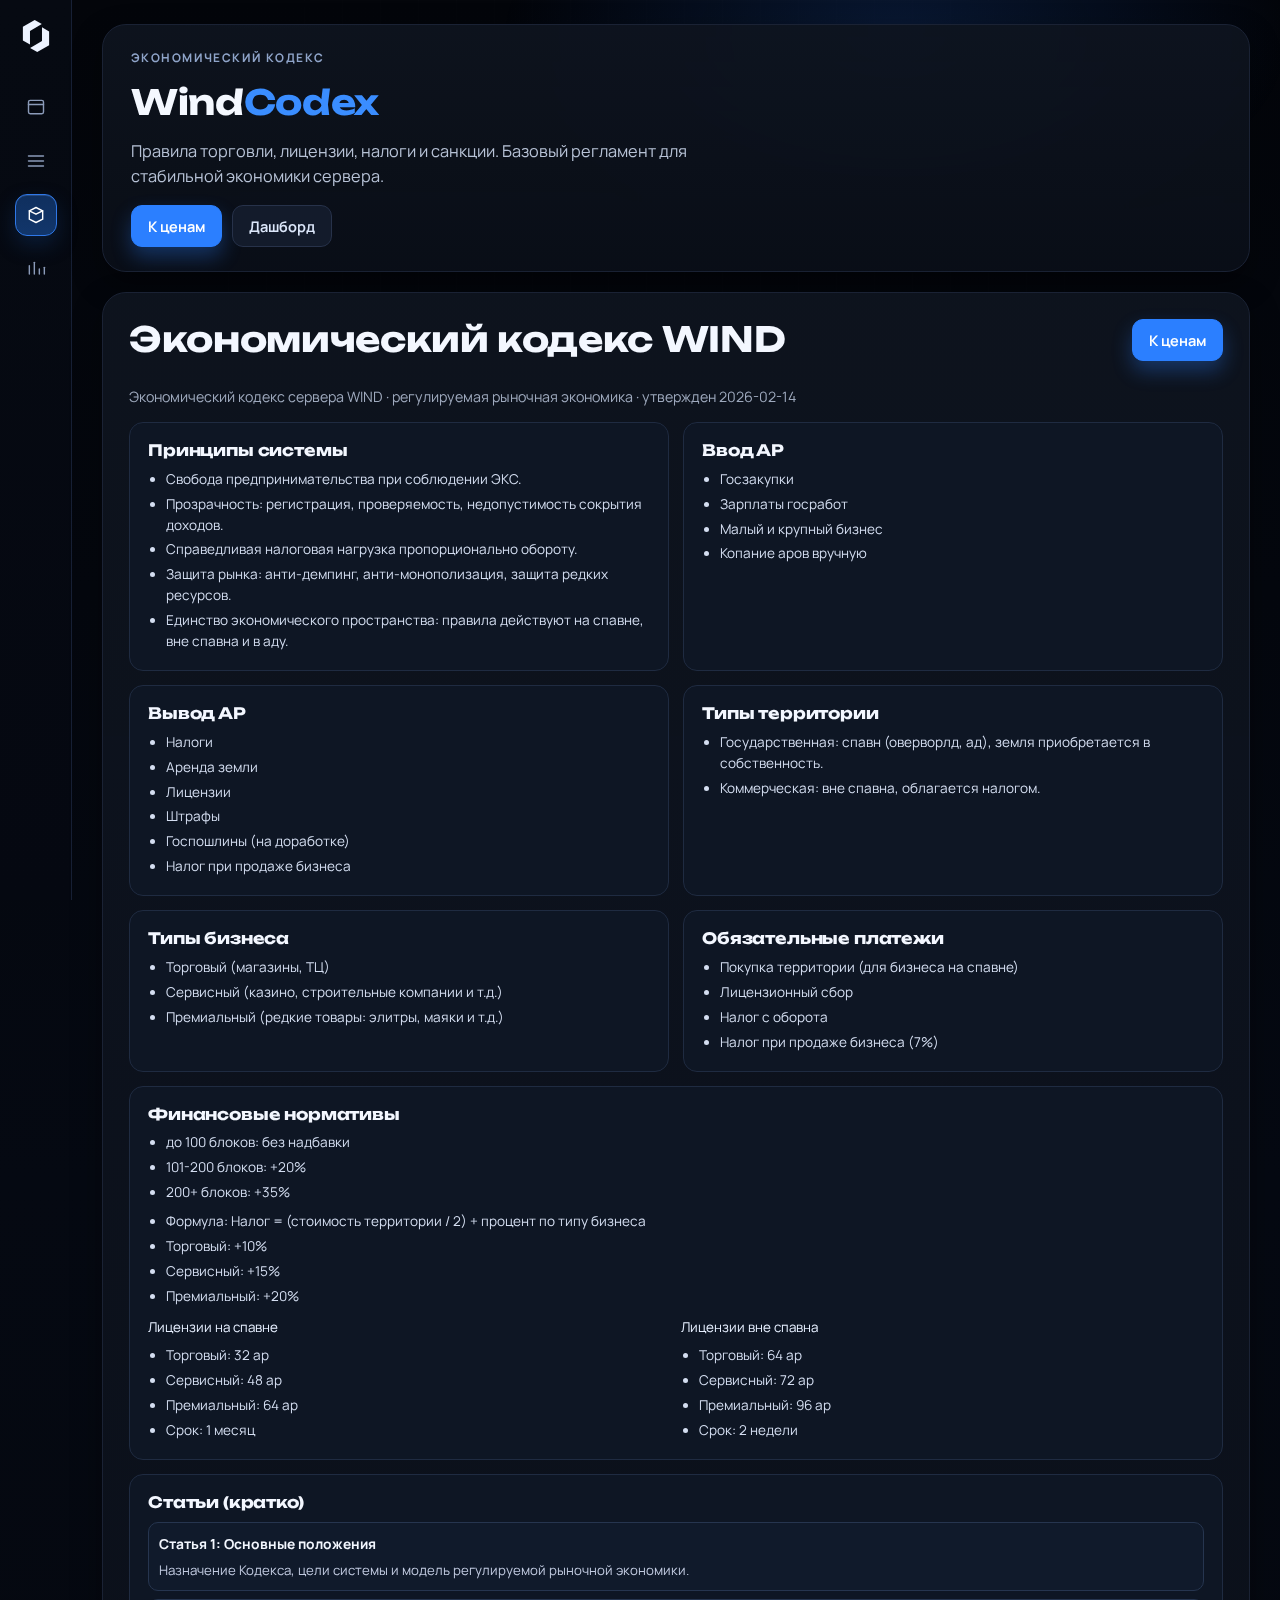
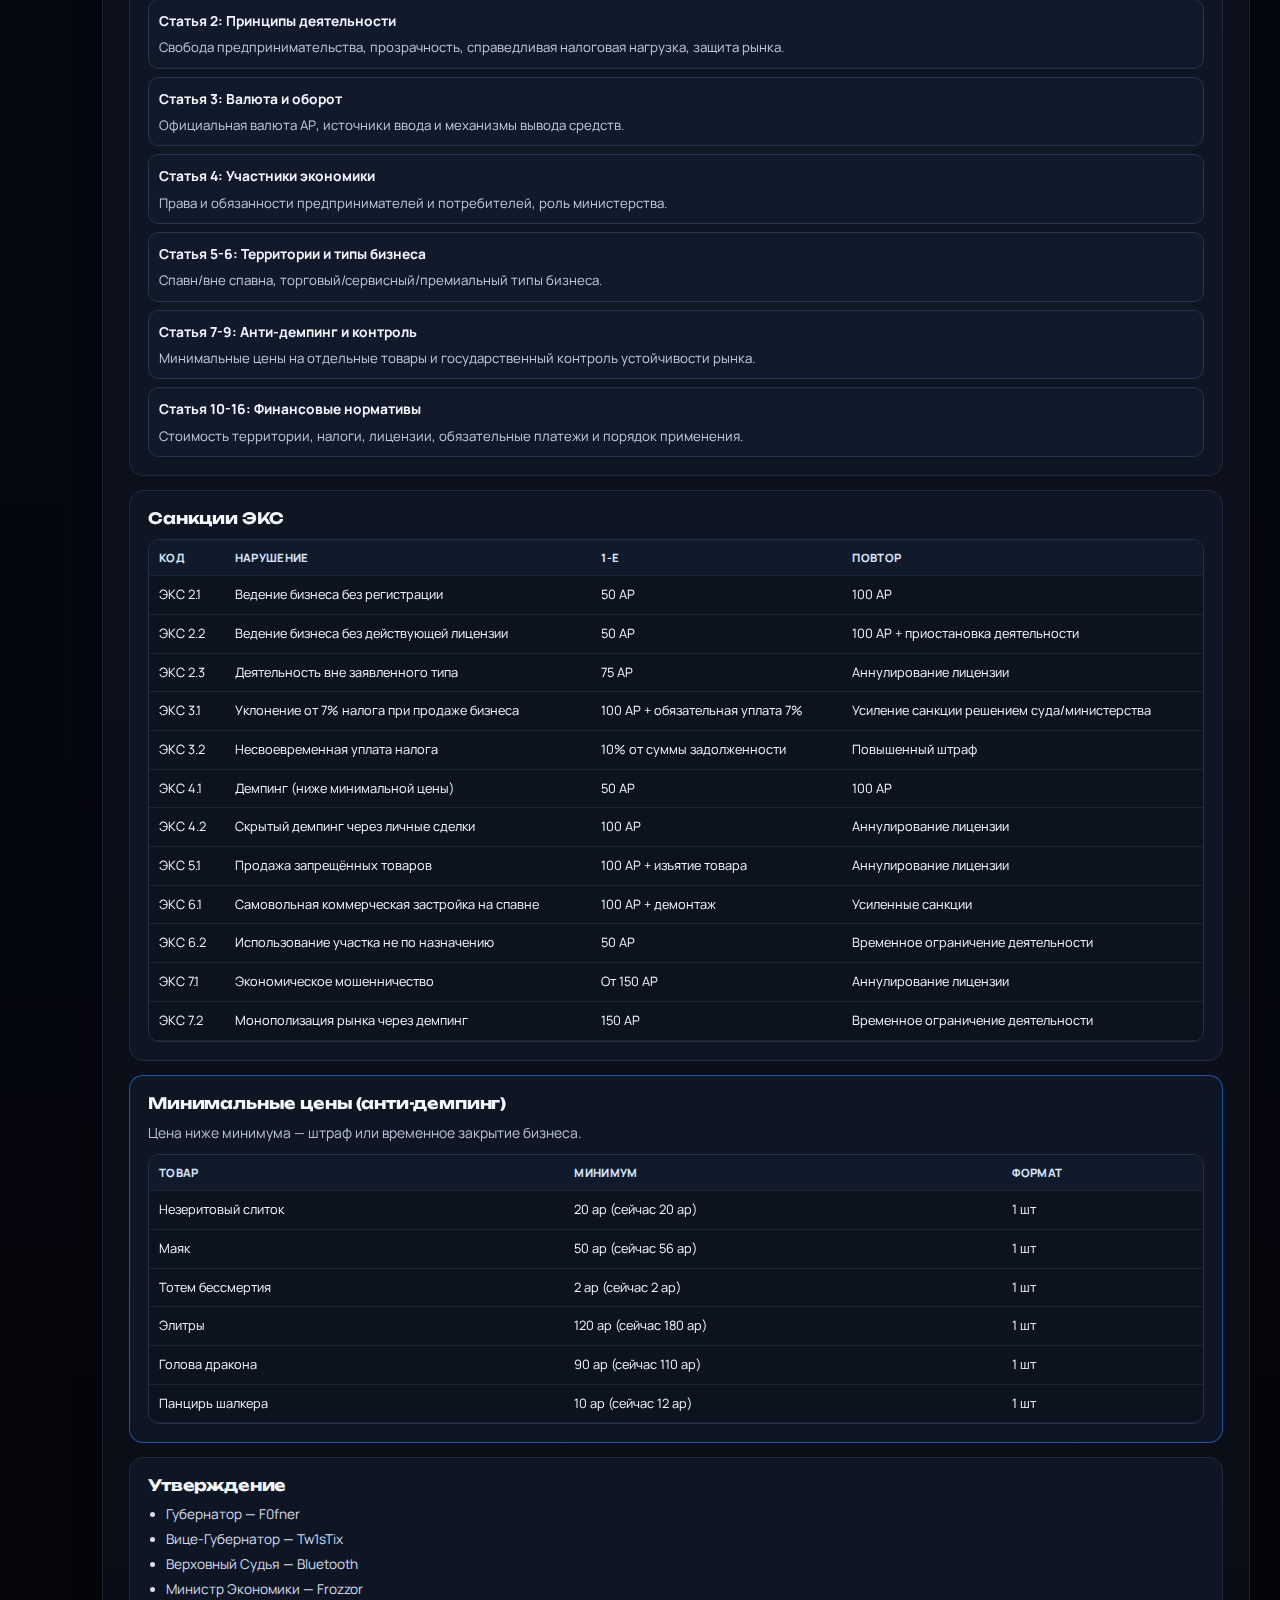
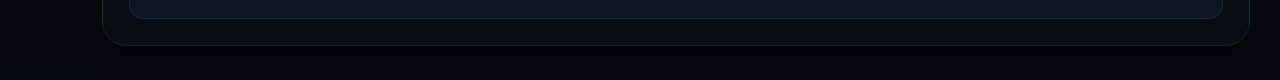
<file: codex.html>
﻿<!doctype html>
<html lang="ru">
  <head>
    <meta charset="utf-8" />
    <meta name="viewport" content="width=device-width, initial-scale=1" />
    <title>WIND Economy — Кодекс</title>
    <meta name="description" content="Экономический кодекс WIND." />
    <link rel="preconnect" href="https://fonts.googleapis.com" />
    <link rel="preconnect" href="https://fonts.gstatic.com" crossorigin />
    <link
      href="https://fonts.googleapis.com/css2?family=Manrope:wght@400;500;600;700;800&family=Unbounded:wght@500;700&display=swap"
      rel="stylesheet"
    />
    <link rel="stylesheet" href="./styles.css?v=20260219-3" />
    <script defer src="./app.js?v=20260219-3"></script>
  </head>
  <body>
    <div class="layout">
      <aside class="sidebar" aria-label="Навигация сайта">
        <a class="brand-logo" href="./dashboard.html" title="WIND Economy" aria-label="Dashboard">
          <svg viewBox="0 0 323 394" class="logo-mark" aria-hidden="true">
            <path d="M87.3754 134.668L233 50.5006L145.625 0L0.00326128 84.1661L0 252.499L87.3748 303L87.3754 134.668Z" fill="currentColor" />
            <path d="M323 140.667L323 309.558L176.75 394L89 343.333L235.25 258.887L235.25 90L323 140.667Z" fill="currentColor" />
          </svg>
        </a>

        <nav class="nav-main" aria-label="Основная навигация">
          <a class="icon-link" href="./dashboard.html" title="Dashboard" aria-label="Dashboard">
            <svg viewBox="0 0 24 24" aria-hidden="true">
              <rect x="3" y="4" width="18" height="16" rx="2" />
              <path d="M3 9h18" />
            </svg>
          </a>
          <a class="icon-link" href="./prices.html" title="Цены" aria-label="Цены">
            <svg viewBox="0 0 24 24" aria-hidden="true">
              <path d="M3 6h18" />
              <path d="M3 12h18" />
              <path d="M3 18h18" />
            </svg>
          </a>
          <a class="icon-link active" href="./codex.html" title="Кодекс" aria-label="Кодекс">
            <svg viewBox="0 0 24 24" aria-hidden="true">
              <path d="M12 3L4 7v10l8 4 8-4V7z" />
              <path d="M4 7l8 4 8-4" />
            </svg>
          </a>
          <a class="icon-link" href="./prices.html" title="Рынок" aria-label="Рынок">
            <svg viewBox="0 0 24 24" aria-hidden="true">
              <path d="M4 18V8" />
              <path d="M10 18V4" />
              <path d="M16 18v-6" />
              <path d="M22 18V10" />
            </svg>
          </a>
        </nav>
      </aside>

      <main class="content">
        <section class="panel hero-panel hero-panel-compact">
          <div class="hero-grid">
            <div class="hero-copy">
              <p class="eyebrow">ЭКОНОМИЧЕСКИЙ КОДЕКС</p>
              <h1>
                <span class="text-plain">Wind</span><span class="text-accent">Codex</span>
              </h1>
              <p class="hero-description">
                Правила торговли, лицензии, налоги и санкции. Базовый регламент для стабильной
                экономики сервера.
              </p>
              <div class="hero-actions">
                <a class="primary-btn" href="./prices.html">К ценам</a>
                <a class="secondary-btn" href="./dashboard.html">Дашборд</a>
              </div>
            </div>
          </div>
        </section>

        <section class="panel codex-main">
          <div class="panel-head">
            <h1>Экономический кодекс WIND</h1>
            <a class="primary-btn" href="./prices.html">К ценам</a>
          </div>
          <p class="panel-note" id="codexMeta">Загрузка...</p>

          <div class="codex-grid">
            <article class="mini-card">
              <h3>Принципы системы</h3>
              <ul id="principlesList"></ul>
            </article>

            <article class="mini-card">
              <h3>Ввод АР</h3>
              <ul id="moneyInList"></ul>
            </article>

            <article class="mini-card">
              <h3>Вывод АР</h3>
              <ul id="moneyOutList"></ul>
            </article>

            <article class="mini-card">
              <h3>Типы территории</h3>
              <ul id="landTypesList"></ul>
            </article>

            <article class="mini-card">
              <h3>Типы бизнеса</h3>
              <ul id="businessTypesList"></ul>
            </article>

            <article class="mini-card">
              <h3>Обязательные платежи</h3>
              <ul id="mandatoryPaymentsList"></ul>
            </article>

            <article class="mini-card wide">
              <h3>Финансовые нормативы</h3>
              <ul id="sizeCoefficientsList"></ul>
              <ul id="turnoverTaxList"></ul>
              <div class="split-lists">
                <div>
                  <p>Лицензии на спавне</p>
                  <ul id="licenseSpawnList"></ul>
                </div>
                <div>
                  <p>Лицензии вне спавна</p>
                  <ul id="licenseOutsideList"></ul>
                </div>
              </div>
            </article>

            <article class="mini-card wide">
              <h3>Статьи (кратко)</h3>
              <div id="codeArticles" class="article-list"></div>
            </article>

            <article class="mini-card wide">
              <h3>Санкции ЭКС</h3>
              <div class="mini-table-wrap">
                <table class="mini-table sanctions">
                  <thead>
                    <tr>
                      <th>Код</th>
                      <th>Нарушение</th>
                      <th>1-е</th>
                      <th>Повтор</th>
                    </tr>
                  </thead>
                  <tbody id="sanctionsTableBody">
                    <tr>
                      <td colspan="4">Загрузка...</td>
                    </tr>
                  </tbody>
                </table>
              </div>
            </article>

            <article class="mini-card wide anti-card">
              <h3>Минимальные цены (анти-демпинг)</h3>
              <p id="antiRuleText">Загрузка...</p>
              <div class="mini-table-wrap">
                <table class="mini-table">
                  <thead>
                    <tr>
                      <th>Товар</th>
                      <th>Минимум</th>
                      <th>Формат</th>
                    </tr>
                  </thead>
                  <tbody id="antiDumpTableBody">
                    <tr>
                      <td colspan="3">Загрузка...</td>
                    </tr>
                  </tbody>
                </table>
              </div>
            </article>

            <article class="mini-card wide">
              <h3>Утверждение</h3>
              <ul id="officialsList"></ul>
            </article>
          </div>
        </section>
      </main>
    </div>
  </body>
</html>
</file>
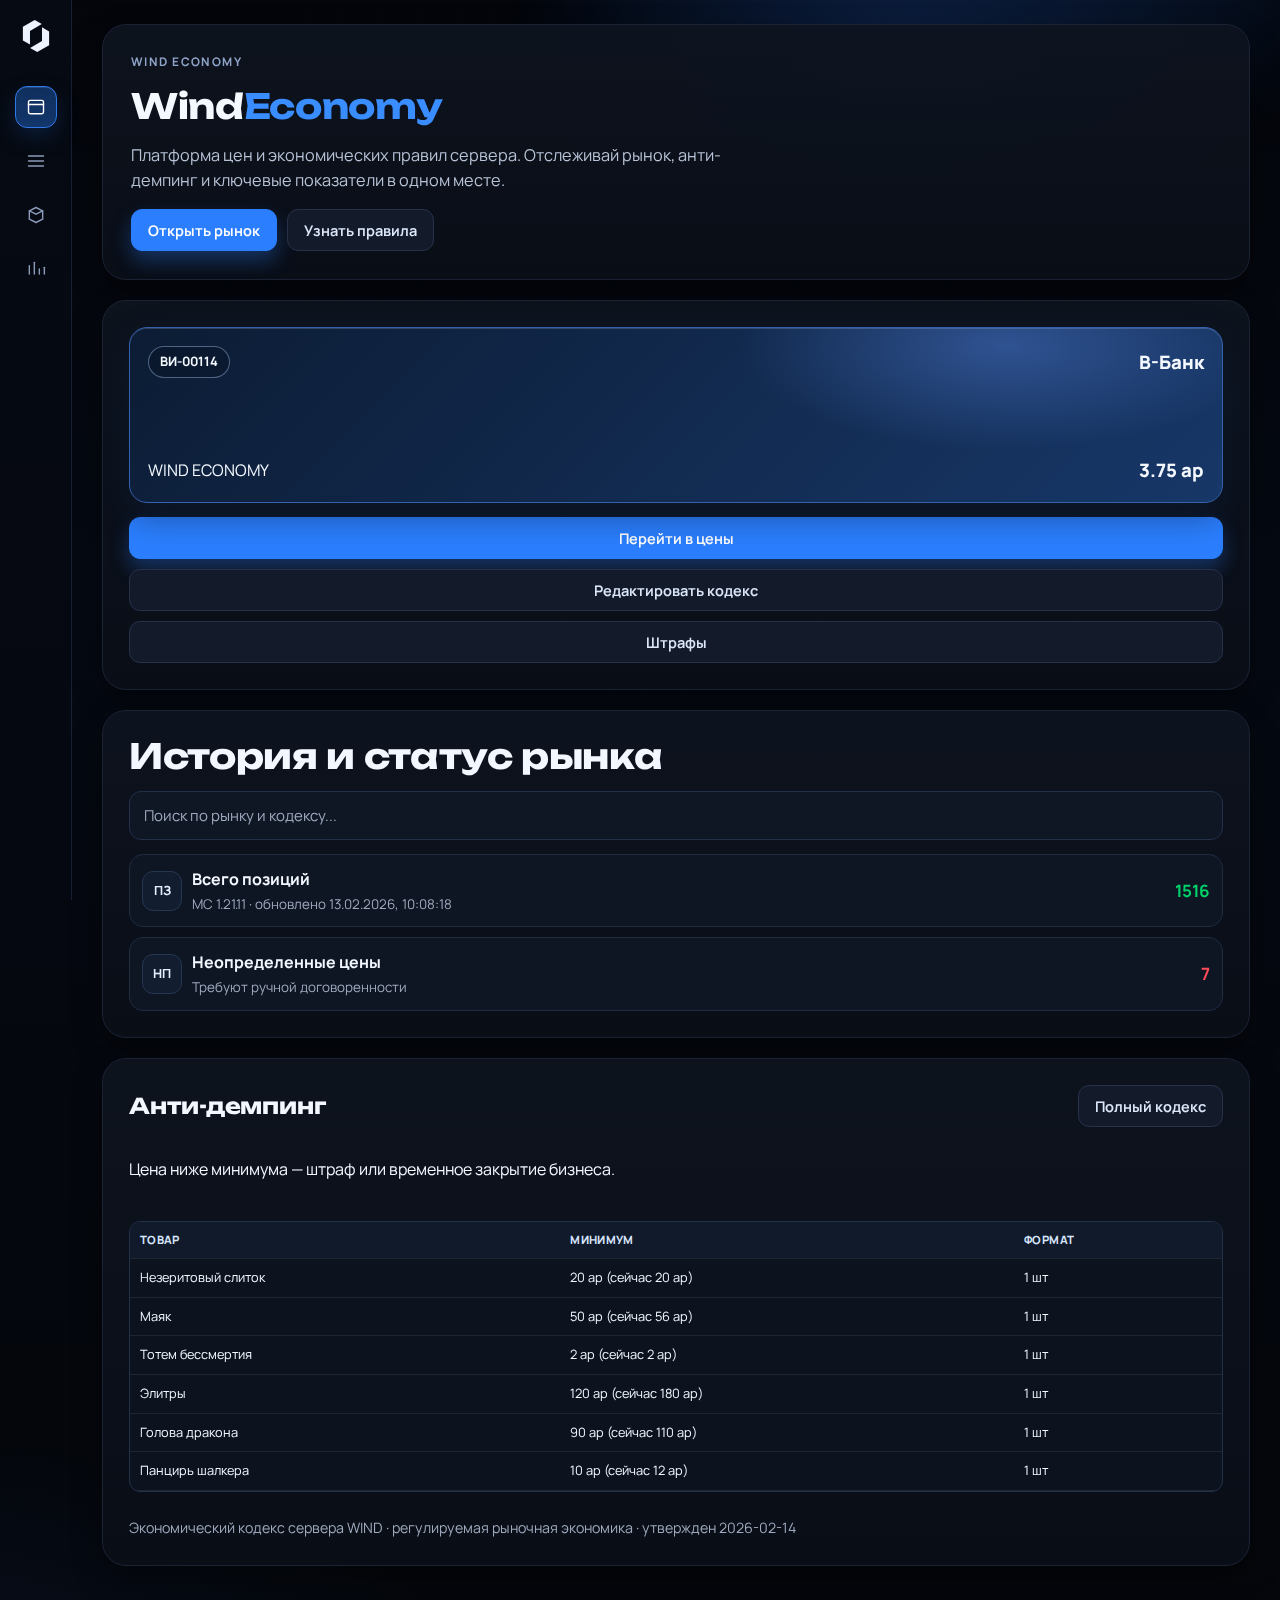
<file: dashboard.html>
﻿<!doctype html>
<html lang="ru">
  <head>
    <meta charset="utf-8" />
    <meta name="viewport" content="width=device-width, initial-scale=1" />
    <title>WIND Economy — Dashboard</title>
    <meta name="description" content="Панель экономики WIND." />
    <link rel="preconnect" href="https://fonts.googleapis.com" />
    <link rel="preconnect" href="https://fonts.gstatic.com" crossorigin />
    <link
      href="https://fonts.googleapis.com/css2?family=Manrope:wght@400;500;600;700;800&family=Unbounded:wght@500;700&display=swap"
      rel="stylesheet"
    />
    <link rel="stylesheet" href="./styles.css?v=20260219-3" />
    <script defer src="./app.js?v=20260219-3"></script>
  </head>
  <body>
    <div class="layout">
      <aside class="sidebar" aria-label="Навигация сайта">
        <a class="brand-logo" href="./dashboard.html" title="WIND Economy" aria-label="Dashboard">
          <svg viewBox="0 0 323 394" class="logo-mark" aria-hidden="true">
            <path d="M87.3754 134.668L233 50.5006L145.625 0L0.00326128 84.1661L0 252.499L87.3748 303L87.3754 134.668Z" fill="currentColor" />
            <path d="M323 140.667L323 309.558L176.75 394L89 343.333L235.25 258.887L235.25 90L323 140.667Z" fill="currentColor" />
          </svg>
        </a>

        <nav class="nav-main" aria-label="Основная навигация">
          <a class="icon-link active" href="./dashboard.html" title="Dashboard" aria-label="Dashboard">
            <svg viewBox="0 0 24 24" aria-hidden="true">
              <rect x="3" y="4" width="18" height="16" rx="2" />
              <path d="M3 9h18" />
            </svg>
          </a>
          <a class="icon-link" href="./prices.html" title="Цены" aria-label="Цены">
            <svg viewBox="0 0 24 24" aria-hidden="true">
              <path d="M3 6h18" />
              <path d="M3 12h18" />
              <path d="M3 18h18" />
            </svg>
          </a>
          <a class="icon-link" href="./codex.html" title="Кодекс" aria-label="Кодекс">
            <svg viewBox="0 0 24 24" aria-hidden="true">
              <path d="M12 3L4 7v10l8 4 8-4V7z" />
              <path d="M4 7l8 4 8-4" />
            </svg>
          </a>
          <a class="icon-link" href="./prices.html" title="Рынок" aria-label="Рынок">
            <svg viewBox="0 0 24 24" aria-hidden="true">
              <path d="M4 18V8" />
              <path d="M10 18V4" />
              <path d="M16 18v-6" />
              <path d="M22 18V10" />
            </svg>
          </a>
        </nav>
      </aside>

      <main class="content">
        <section class="panel hero-panel">
          <div class="hero-grid">
            <div class="hero-copy">
              <p class="eyebrow">WIND ECONOMY</p>
              <h1>
                <span class="text-plain">Wind</span><span class="text-accent">Economy</span>
              </h1>
              <p class="hero-description">
                Платформа цен и экономических правил сервера. Отслеживай рынок, анти-демпинг и
                ключевые показатели в одном месте.
              </p>
              <div class="hero-actions">
                <a class="primary-btn" href="./prices.html">Открыть рынок</a>
                <a class="secondary-btn" href="./codex.html">Узнать правила</a>
              </div>
            </div>
          </div>
        </section>

        <section class="dashboard-grid">
          <article class="panel wallet-panel">
            <div class="bank-card">
              <div class="bank-top">
                <span class="chip">ВИ-00114</span>
                <strong>В-Банк</strong>
              </div>
              <div class="bank-bottom">
                <span>WIND ECONOMY</span>
                <strong id="avgPrice">...</strong>
              </div>
            </div>

            <div class="wallet-actions">
              <a class="primary-btn" href="./prices.html">Перейти в цены</a>
              <a class="secondary-btn" href="./codex.html">Редактировать кодекс</a>
              <button type="button" class="secondary-btn quick-btn" data-link="./codex.html">Штрафы</button>
            </div>
          </article>

          <article class="panel history-panel">
            <h1>История и статус рынка</h1>
            <div class="search-lite">Поиск по рынку и кодексу...</div>

            <div class="history-list">
              <article class="history-item">
                <div class="history-left">
                  <div class="avatar">ПЗ</div>
                  <div>
                    <strong>Всего позиций</strong>
                    <p id="metaInfo">Загрузка...</p>
                  </div>
                </div>
                <div class="delta positive" id="totalItems">...</div>
              </article>

              <article class="history-item">
                <div class="history-left">
                  <div class="avatar">НП</div>
                  <div>
                    <strong>Неопределенные цены</strong>
                    <p>Требуют ручной договоренности</p>
                  </div>
                </div>
                <div class="delta negative" id="unknownCount">...</div>
              </article>
            </div>
          </article>
        </section>

        <section class="panel preview-panel">
          <div class="panel-head">
            <h2>Анти-демпинг</h2>
            <a class="ghost-link" href="./codex.html">Полный кодекс</a>
          </div>
          <p id="antiRuleText">Загрузка...</p>
          <div class="mini-table-wrap">
            <table class="mini-table">
              <thead>
                <tr>
                  <th>Товар</th>
                  <th>Минимум</th>
                  <th>Формат</th>
                </tr>
              </thead>
              <tbody id="antiDumpTableBody">
                <tr>
                  <td colspan="3">Загрузка...</td>
                </tr>
              </tbody>
            </table>
          </div>
          <p class="panel-note" id="codexMeta">Загрузка кодекса...</p>
        </section>
      </main>
    </div>
  </body>
</html>
</file>
<file: styles.css>
﻿:root {
  --bg: #04060b;
  --bg-soft: #080c14;
  --panel: #0d121c;
  --panel-2: #121929;
  --panel-3: #0f1522;
  --line: #1a2234;
  --line-strong: #27324b;
  --text: #f3f7ff;
  --muted: #9ea9bd;
  --muted-2: #b7c2d6;
  --accent: #2b7fff;
  --accent-2: #1a56bf;
  --good: #00d26a;
  --danger: #ff4b57;
  --warn: #ffd13d;
  --radius-xxl: 24px;
  --radius-xl: 20px;
  --radius-lg: 16px;
  --radius-md: 12px;
  --radius-sm: 10px;
  --shadow-lg: 0 26px 54px rgba(0, 0, 0, 0.52);
  --shadow-md: 0 12px 30px rgba(0, 0, 0, 0.36);
}

* {
  box-sizing: border-box;
}

html,
body {
  margin: 0;
  min-height: 100%;
}

body {
  font-family: "Manrope", "Segoe UI", system-ui, sans-serif;
  color: var(--text);
  background:
    radial-gradient(1000px 520px at 82% -12%, rgba(43, 127, 255, 0.16), transparent 64%),
    radial-gradient(900px 450px at -8% 108%, rgba(43, 127, 255, 0.08), transparent 66%),
    linear-gradient(180deg, #03050a 0%, #050912 36%, #04060b 100%);
  line-height: 1.54;
}

body::before,
body::after {
  content: "";
  position: fixed;
  pointer-events: none;
  inset: 0;
}

body::before {
  background-image: linear-gradient(rgba(255, 255, 255, 0.008) 1px, transparent 1px),
    linear-gradient(90deg, rgba(255, 255, 255, 0.008) 1px, transparent 1px);
  background-size: 38px 38px;
  mask-image: radial-gradient(circle at 50% 30%, #000 34%, transparent 88%);
}

body::after {
  background: radial-gradient(580px 300px at 70% 4%, rgba(32, 98, 214, 0.2), transparent 68%);
}

a {
  color: inherit;
  text-decoration: none;
}

button,
input,
select {
  font: inherit;
  color: inherit;
}

.layout {
  position: relative;
  z-index: 1;
  width: 100%;
  margin: 0;
  padding: 0;
  min-height: 100vh;
  display: grid;
  grid-template-columns: 72px minmax(0, 1fr);
  gap: 0;
}

.sidebar {
  position: sticky;
  top: 0;
  align-self: start;
  height: 100vh;
  border: 0;
  border-right: 1px solid #172035;
  border-radius: 0;
  background: linear-gradient(180deg, #060a12 0%, #050811 100%);
  box-shadow: none;
  padding: 12px 8px;
  display: flex;
  flex-direction: column;
  align-items: center;
  gap: 8px;
}

.brand-logo {
  width: 48px;
  height: 48px;
  border-radius: 12px;
  border: 1px solid transparent;
  background: transparent;
  color: #edf3ff;
  display: grid;
  place-items: center;
  transition: 0.2s ease;
}

.brand-logo:hover {
  border-color: #1f2b44;
  background: #0b111d;
}

.logo-mark {
  width: 32px;
  height: 32px;
}

.nav-main {
  width: 100%;
  display: grid;
  justify-items: center;
  gap: 12px;
  margin-top: 18px;
}

.icon-link {
  width: 42px;
  height: 42px;
  border-radius: 12px;
  border: 1px solid transparent;
  color: #8b9bb9;
  background: transparent;
  display: grid;
  place-items: center;
  transition: all 0.22s ease;
}

.icon-link svg {
  width: 20px;
  height: 20px;
  fill: none;
  stroke: currentColor;
  stroke-linecap: round;
  stroke-linejoin: round;
  stroke-width: 1.7;
}

.icon-link:hover {
  color: #e8f0ff;
  border-color: #1f2c47;
  background: #0d1525;
}

.icon-link.active {
  color: #ffffff;
  border-color: #2f78e8;
  background: linear-gradient(180deg, #0f2f5e 0%, #12366b 100%);
  box-shadow: inset 0 1px 0 rgba(130, 181, 255, 0.2), 0 9px 20px rgba(17, 52, 105, 0.42);
}

.content {
  display: grid;
  align-content: start;
  gap: 20px;
  padding: 24px 30px 34px;
  width: min(1580px, 100%);
  margin-inline: auto;
}

.panel {
  position: relative;
  border: 1px solid var(--line);
  border-radius: var(--radius-xxl);
  background: linear-gradient(180deg, rgba(14, 20, 31, 0.94) 0%, rgba(10, 15, 24, 0.9) 100%);
  box-shadow: var(--shadow-md);
  backdrop-filter: blur(10px);
  padding: 26px;
  overflow: hidden;
}

.panel::before {
  content: "";
  position: absolute;
  inset: -40% -20% auto;
  height: 200px;
  background: radial-gradient(520px 140px at 25% 0%, rgba(43, 127, 255, 0.1), transparent 74%);
  pointer-events: none;
}

h1,
h2,
h3 {
  margin: 0;
  font-family: "Unbounded", "Manrope", sans-serif;
  letter-spacing: -0.01em;
}

h1 {
  font-size: clamp(1.56rem, 2.7vw, 2.24rem);
  line-height: 1.15;
}

h2 {
  font-size: clamp(1.04rem, 1.75vw, 1.36rem);
  line-height: 1.2;
}

h3 {
  font-size: 0.98rem;
  line-height: 1.25;
}

.eyebrow {
  margin: 0;
  color: #8fa4c9;
  font-size: 0.74rem;
  font-weight: 700;
  letter-spacing: 0.12em;
  text-transform: uppercase;
}

.text-plain {
  color: #f4f8ff;
}

.text-accent {
  color: #3a8dff;
}

.hero-panel {
  padding: 28px;
}

.hero-panel-compact {
  padding: 24px 28px;
}

.hero-grid {
  position: relative;
  z-index: 1;
  display: block;
}

.hero-copy {
  display: grid;
  gap: 16px;
  max-width: 980px;
  min-height: auto;
}

.hero-description {
  margin: 0;
  max-width: 620px;
  color: var(--muted-2);
  font-size: 1.02rem;
}

.hero-actions {
  display: flex;
  flex-wrap: wrap;
  gap: 10px;
}

.panel-head {
  position: relative;
  z-index: 1;
  display: flex;
  justify-content: space-between;
  align-items: center;
  gap: 12px;
}

.panel-note {
  position: relative;
  z-index: 1;
  margin: 11px 0 0;
  color: var(--muted);
  font-size: 0.89rem;
}

.primary-btn,
.secondary-btn,
.ghost-link,
.show-more,
#clearBtn,
.chip-tab {
  border-radius: 11px;
  min-height: 42px;
  padding: 0 16px;
  display: inline-flex;
  align-items: center;
  justify-content: center;
  font-size: 0.91rem;
  font-weight: 650;
  border: 1px solid transparent;
  cursor: pointer;
  transition: all 0.2s ease;
}

.primary-btn {
  color: #ffffff;
  background: var(--accent);
  border-color: var(--accent);
  box-shadow: 0 10px 20px rgba(43, 127, 255, 0.32);
}

.primary-btn:hover {
  background: var(--accent-2);
  border-color: var(--accent-2);
}

.secondary-btn,
.ghost-link,
.show-more,
#clearBtn,
.chip-tab {
  color: #dce7fa;
  background: #131b2b;
  border-color: #27324a;
}

.secondary-btn:hover,
.ghost-link:hover,
.show-more:hover,
#clearBtn:hover,
.chip-tab:hover {
  background: #1b263a;
  border-color: #3b5684;
}

.section-head {
  display: flex;
  align-items: center;
  justify-content: space-between;
  gap: 10px;
}

.count-pill {
  border-radius: 999px;
  border: 1px solid #263145;
  background: #0f1624;
  color: #c8d6f1;
  font-size: 0.79rem;
  font-weight: 700;
  padding: 6px 11px;
  max-width: 360px;
  white-space: nowrap;
  overflow: hidden;
  text-overflow: ellipsis;
}

.chip-tabs {
  display: flex;
  flex-wrap: wrap;
  gap: 8px;
}

.chip-tab {
  min-height: 36px;
  padding: 0 14px;
  font-size: 0.84rem;
  border-radius: 10px;
}

.chip-tab.active {
  color: #ffffff;
  border-color: #4c97ff;
  background: linear-gradient(180deg, #3486ff 0%, #256ad7 100%);
}

.dashboard-grid {
  display: grid;
  grid-template-columns: 390px minmax(0, 1fr);
  gap: 20px;
}

.wallet-panel,
.history-panel,
.preview-panel,
.filter-panel,
.metrics-panel,
.prices-table-panel,
.codex-main {
  display: grid;
  gap: 14px;
}

.bank-card {
  position: relative;
  border-radius: 18px;
  border: 1px solid #3662ad;
  min-height: 176px;
  padding: 18px;
  background:
    radial-gradient(380px 150px at 80% 10%, rgba(101, 151, 255, 0.34), transparent 70%),
    linear-gradient(135deg, #0c1c34 0%, #173768 100%);
  color: #f4f9ff;
  display: grid;
  align-content: space-between;
  gap: 18px;
  box-shadow: inset 0 1px 0 rgba(177, 213, 255, 0.2), 0 14px 34px rgba(13, 32, 61, 0.48);
}

.bank-top,
.bank-bottom {
  display: flex;
  justify-content: space-between;
  align-items: center;
  gap: 12px;
}

.bank-top strong,
.bank-bottom strong {
  font-size: 1.16rem;
  font-weight: 800;
}

.chip {
  border-radius: 999px;
  border: 1px solid rgba(173, 208, 255, 0.42);
  background: rgba(9, 20, 36, 0.42);
  padding: 5px 11px;
  font-size: 0.8rem;
  font-weight: 700;
}

.wallet-actions {
  display: grid;
  gap: 10px;
}

.search-lite {
  border-radius: var(--radius-md);
  border: 1px solid #223049;
  background: #0f1725;
  color: var(--muted);
  padding: 12px 14px;
  font-size: 0.94rem;
}

.history-list {
  display: grid;
  gap: 10px;
}

.history-item {
  border: 1px solid #202c41;
  border-radius: 14px;
  background: #0e1523;
  padding: 12px;
  display: flex;
  align-items: center;
  justify-content: space-between;
  gap: 14px;
}

.history-left {
  display: flex;
  align-items: center;
  gap: 10px;
  min-width: 0;
}

.history-left p {
  margin: 2px 0 0;
  color: var(--muted);
  font-size: 0.84rem;
  overflow-wrap: anywhere;
}

.avatar {
  width: 40px;
  height: 40px;
  border-radius: 11px;
  border: 1px solid #263651;
  background: #121d2f;
  color: #e5efff;
  display: grid;
  place-items: center;
  font-weight: 700;
  font-size: 0.79rem;
}

.delta {
  font-size: 1.06rem;
  font-weight: 700;
  white-space: nowrap;
}

.delta.positive {
  color: var(--good);
}

.delta.negative {
  color: var(--danger);
}

.prices-top-grid {
  display: grid;
  grid-template-columns: minmax(0, 1fr) 360px;
  gap: 20px;
}

.search-wrap {
  display: grid;
  grid-template-columns: auto minmax(0, 1fr) auto;
  align-items: center;
  gap: 10px;
  border: 1px solid #202d45;
  background: #0e1523;
  border-radius: 12px;
  padding: 10px 10px 10px 14px;
}

.search-icon {
  color: #8e9eb9;
  font-size: 1rem;
  user-select: none;
}

#searchInput {
  width: 100%;
  border: 0;
  outline: 0;
  background: transparent;
  font-size: 0.98rem;
}

#searchInput::placeholder {
  color: #7c8da9;
}

.control-grid {
  display: grid;
  grid-template-columns: repeat(3, minmax(0, 1fr));
  gap: 12px;
}

.control-grid label {
  display: grid;
  gap: 6px;
}

.control-grid span {
  color: var(--muted);
  font-size: 0.79rem;
}

select {
  width: 100%;
  height: 44px;
  border: 1px solid #25334d;
  border-radius: 11px;
  background: #121b2b;
  padding: 0 11px;
  outline: none;
}

select:focus {
  border-color: #4471b6;
}

.stat-list {
  display: grid;
  gap: 8px;
}

.stat-list > div {
  border-radius: 12px;
  border: 1px solid #202d45;
  background: #101828;
  padding: 11px 12px;
  display: grid;
  gap: 2px;
}

.stat-list span {
  font-size: 0.8rem;
  color: var(--muted);
}

.stat-list strong {
  font-size: 1.04rem;
  font-weight: 800;
}

.table-head {
  display: flex;
  align-items: center;
  justify-content: space-between;
  gap: 10px;
  color: var(--muted);
  font-size: 0.86rem;
}

.table-wrap {
  border: 1px solid #202d45;
  border-radius: 14px;
  overflow: auto;
  background: #0e1523;
}

table {
  width: 100%;
  border-collapse: collapse;
  min-width: 940px;
}

thead th {
  position: sticky;
  top: 0;
  z-index: 2;
  padding: 14px 12px;
  text-align: left;
  font-size: 0.78rem;
  font-weight: 750;
  color: #d4e4ff;
  background: #0d1422;
  border-bottom: 1px solid #1f2d45;
  letter-spacing: 0.03em;
  text-transform: uppercase;
}

tbody td {
  padding: 14px 12px;
  font-size: 0.93rem;
  border-bottom: 1px solid rgba(255, 255, 255, 0.06);
  vertical-align: middle;
}

tbody tr:hover {
  background: rgba(43, 127, 255, 0.08);
}

.item-row {
  display: grid;
  grid-template-columns: 46px minmax(0, 1fr);
  gap: 12px;
  align-items: center;
}

.item-media {
  width: 46px;
  height: 46px;
  border-radius: 11px;
  border: 1px solid #2a3b58;
  background: #111a2a;
  display: grid;
  place-items: center;
  position: relative;
  overflow: hidden;
}

.item-media::after {
  content: attr(data-fallback);
  position: absolute;
  inset: 0;
  display: grid;
  place-items: center;
  color: #d8e8ff;
  font-size: 0.74rem;
  font-weight: 800;
  letter-spacing: 0.03em;
  opacity: 0;
}

.item-media.fallback::after {
  opacity: 1;
}

.item-icon {
  width: 30px;
  height: 30px;
  object-fit: contain;
  image-rendering: pixelated;
}

.item-icon.missing {
  display: none;
}

.item {
  display: grid;
  gap: 2px;
  min-width: 0;
}

.item strong {
  font-size: 1rem;
  overflow-wrap: anywhere;
}

.item small {
  color: #8ea0bf;
  font-size: 0.78rem;
  overflow-wrap: anywhere;
}

.badge {
  display: inline-flex;
  align-items: center;
  border-radius: 999px;
  border: 1px solid #2d3a53;
  background: #131d30;
  color: #d2def1;
  font-size: 0.73rem;
  padding: 3px 10px;
}

.badge.farm {
  border-color: rgba(0, 210, 106, 0.45);
  color: #5fe2a0;
}

.badge.limit {
  border-color: rgba(255, 209, 61, 0.45);
  color: #ffe180;
}

.price {
  font-weight: 800;
  color: #74b3ff;
}

.price.unknown {
  color: #ffc277;
  text-transform: lowercase;
}

.table-footer {
  display: flex;
  justify-content: center;
}

.show-more[hidden] {
  display: none;
}

.empty {
  text-align: center;
  color: var(--muted);
  padding: 22px 12px;
}

.codex-grid {
  display: grid;
  grid-template-columns: repeat(3, minmax(0, 1fr));
  gap: 14px;
}

.mini-card {
  border-radius: 14px;
  border: 1px solid #1f2b41;
  background: #0e1624;
  padding: 18px;
}

.mini-card.wide {
  grid-column: span 3;
}

.mini-card p {
  margin: 9px 0 0;
  color: var(--muted-2);
  font-size: 0.87rem;
}

.mini-card ul {
  margin: 8px 0 0;
  padding-left: 18px;
  display: grid;
  gap: 4px;
}

.mini-card li {
  font-size: 0.85rem;
  color: #d4def1;
}

.split-lists {
  margin-top: 10px;
  display: grid;
  grid-template-columns: repeat(2, minmax(0, 1fr));
  gap: 10px;
}

.split-lists p {
  margin: 0;
  font-size: 0.84rem;
  color: #e6efff;
}

.article-list {
  margin-top: 9px;
  display: grid;
  gap: 8px;
}

.article-item {
  border-radius: 10px;
  border: 1px solid #26354f;
  background: #101a2b;
  padding: 10px;
}

.article-item strong {
  display: block;
  font-size: 0.86rem;
}

.article-item p {
  margin-top: 6px;
  color: #c1cae0;
  font-size: 0.83rem;
}

.anti-card {
  border-color: rgba(43, 127, 255, 0.6);
}

.mini-table-wrap {
  margin-top: 10px;
  border-radius: 11px;
  border: 1px solid #22314a;
  overflow: auto;
  background: #0c131f;
}

.mini-table {
  width: 100%;
  min-width: 620px;
  border-collapse: collapse;
}

.mini-table th,
.mini-table td {
  padding: 9px 10px;
  text-align: left;
  font-size: 0.8rem;
  border-bottom: 1px solid rgba(255, 255, 255, 0.08);
}

.mini-table thead th {
  font-size: 0.71rem;
  letter-spacing: 0.03em;
  text-transform: uppercase;
  color: #d7e5fd;
  background: #111a2a;
}

.mini-table.sanctions {
  min-width: 720px;
}

.activity-map {
  display: grid;
  grid-template-columns: repeat(34, 1fr);
  gap: 4px;
}

.activity-cell {
  width: 12px;
  height: 12px;
  border-radius: 4px;
  background: #1a2538;
}

.activity-cell.hot {
  background: #2c86ff;
}

@media (max-width: 1360px) {
  .dashboard-grid,
  .prices-top-grid {
    grid-template-columns: 1fr;
  }

  .codex-grid {
    grid-template-columns: repeat(2, minmax(0, 1fr));
  }

  .mini-card.wide {
    grid-column: span 2;
  }
}

@media (max-width: 1024px) {
  .layout {
    grid-template-columns: 1fr;
    width: 100%;
  }

  .sidebar {
    position: static;
    height: auto;
    border-right: 0;
    border-bottom: 1px solid #172035;
    border-radius: 0;
    padding: 10px;
    display: flex;
    flex-direction: row;
    justify-content: flex-start;
    align-items: center;
    gap: 10px;
  }

  .brand-logo {
    width: 44px;
    height: 44px;
  }

  .nav-main {
    width: auto;
    display: flex;
    align-items: center;
    gap: 8px;
    margin-top: 0;
  }

  .content {
    padding: 16px 14px 20px;
  }
}

@media (max-width: 760px) {
  .panel,
  .hero-panel,
  .hero-panel-compact {
    padding: 16px;
  }

  .control-grid {
    grid-template-columns: 1fr;
  }

  .search-wrap {
    grid-template-columns: auto minmax(0, 1fr);
  }

  #clearBtn {
    grid-column: 1 / -1;
  }

  .table-head {
    flex-direction: column;
    align-items: flex-start;
  }

  .codex-grid {
    grid-template-columns: 1fr;
  }

  .mini-card.wide {
    grid-column: span 1;
  }

  .split-lists {
    grid-template-columns: 1fr;
  }

  .history-item,
  .section-head {
    flex-direction: column;
    align-items: flex-start;
  }
}
</file>
